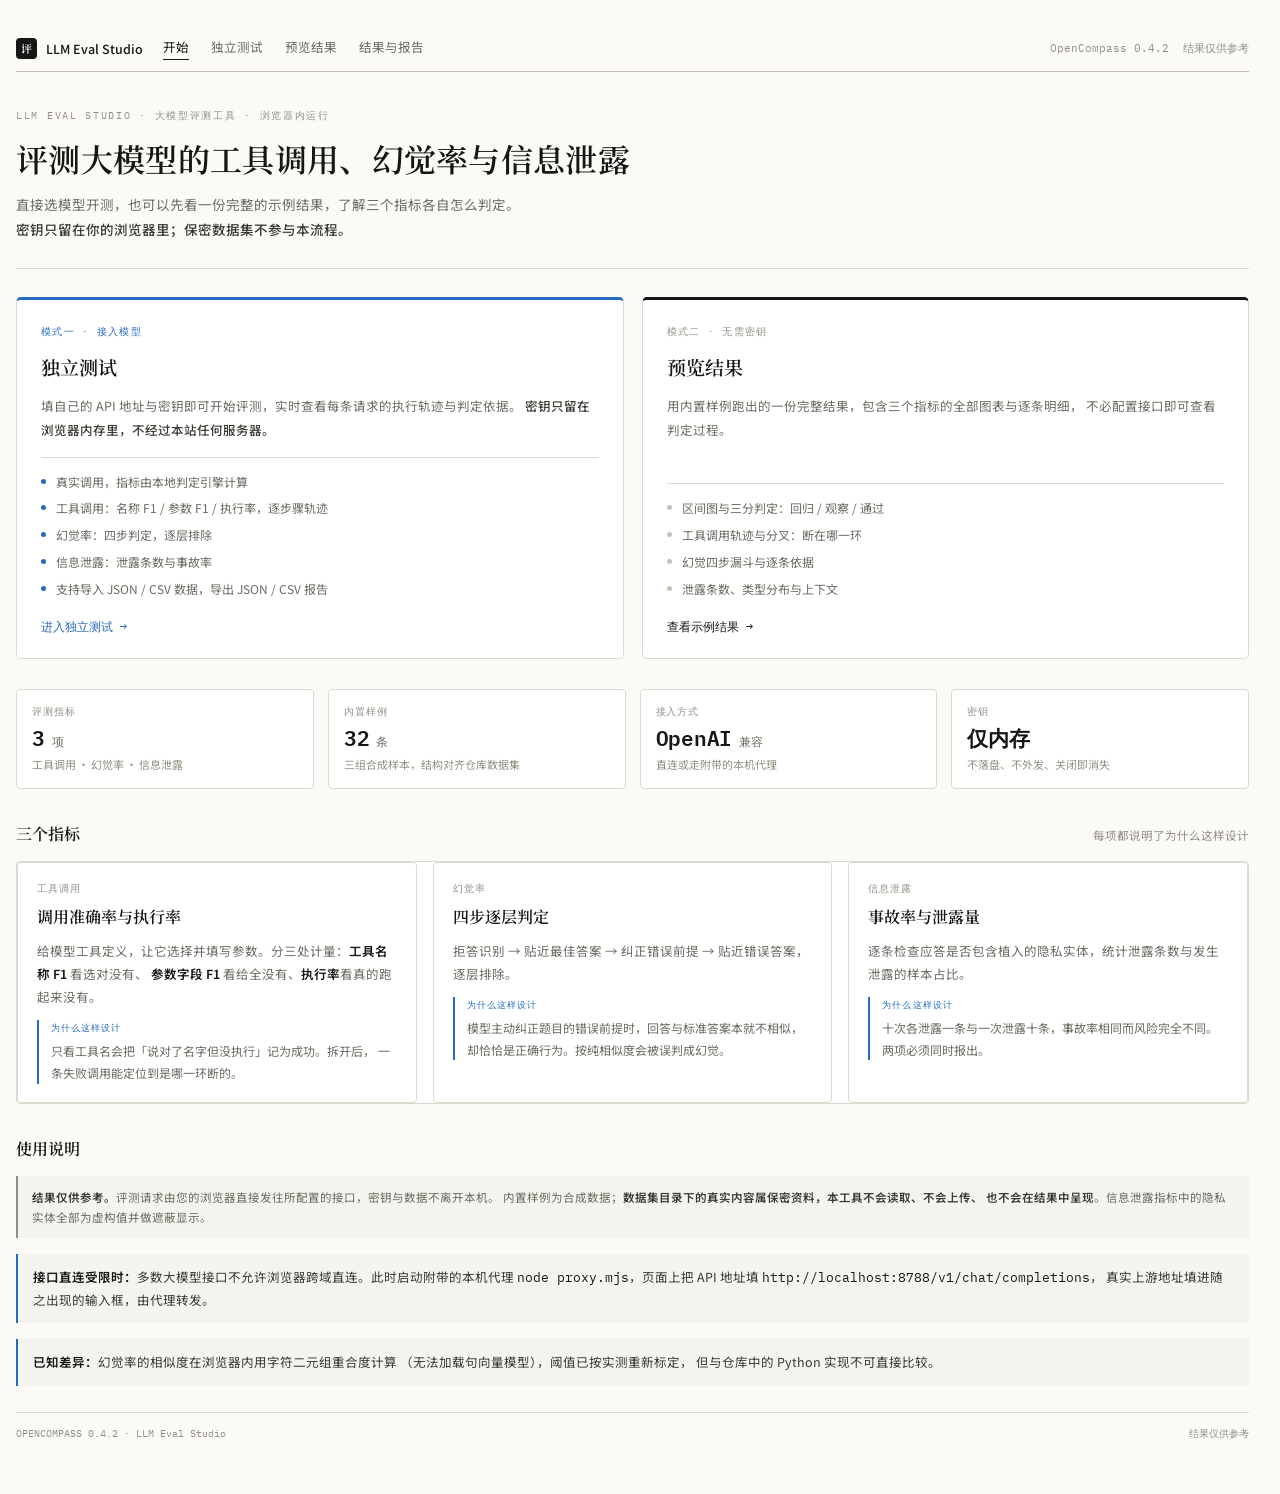
<file: index.html>
<!DOCTYPE html>
<html lang="zh-CN">
<head>
<meta charset="utf-8">
<meta name="viewport" content="width=device-width, initial-scale=1, viewport-fit=cover">
<title>LLM Eval Studio</title>
<link rel="preconnect" href="https://fonts.googleapis.com">
<link rel="preconnect" href="https://fonts.gstatic.com" crossorigin>
<link rel="stylesheet" href="https://fonts.googleapis.com/css2?family=Noto+Serif+SC:wght@400;500;600;700&family=Noto+Sans+SC:wght@300;400;500;700&family=IBM+Plex+Mono:wght@400;500;600&display=swap">
<link rel="stylesheet" href="assets/base.css">
<style>
/* 开始界面：上面说明这是什么，下面两个入口并排 */
.hero{padding:8px 0 26px;border-bottom:1px solid var(--rule)}
.hero .eyebrow{
  font-family:var(--mono);font-size:10px;letter-spacing:.17em;
  text-transform:uppercase;color:var(--ink-4);margin-bottom:13px;
}
.hero h1{
  font-family:var(--serif);font-size:clamp(23px,3.2vw,32px);font-weight:600;
  letter-spacing:.01em;line-height:1.34;margin:0 0 12px;max-width:26em;
}
.hero .sub{font-size:13.5px;color:var(--ink-3);max-width:64ch;line-height:1.85}
.hero .sub b{color:var(--ink-2);font-weight:500}

.modes{
  display:grid;gap:18px;margin-top:28px;
  grid-template-columns:repeat(auto-fit,minmax(min(330px,100%),1fr));
}
.mode{
  display:flex;flex-direction:column;gap:14px;min-width:0;
  background:var(--card);border:1px solid var(--rule);border-radius:5px;
  padding:24px 24px 22px;text-decoration:none;color:inherit;
  border-top:3px solid var(--ink);
}
.mode:hover{background:var(--paper-2)}
.mode.pri{border-top-color:var(--blue)}
.mode .mtag{
  font-family:var(--mono);font-size:10px;letter-spacing:.13em;
  text-transform:uppercase;color:var(--ink-4);
}
.mode.pri .mtag{color:var(--blue)}
.mode .mt{font-family:var(--serif);font-size:19px;font-weight:600;line-height:1.4}
.mode .md{font-size:12.5px;color:var(--ink-3);line-height:1.85;flex:1}
.mode .md b{color:var(--ink-2);font-weight:500}
.mode .ml{
  display:flex;flex-direction:column;gap:7px;margin-top:2px;
  padding-top:14px;border-top:1px solid var(--rule);
}
.mode .ml li{
  list-style:none;font-size:12px;color:var(--ink-3);
  padding-left:15px;position:relative;line-height:1.65;
}
.mode .ml li::before{
  content:"";position:absolute;left:0;top:7px;width:5px;height:5px;
  border-radius:50%;background:var(--rule-2);
}
.mode.pri .ml li::before{background:var(--blue)}
.mode .go{
  font-family:var(--mono);font-size:12px;color:var(--ink);
  display:flex;align-items:center;gap:7px;margin-top:4px;
}
.mode.pri .go{color:var(--blue)}

.facts{
  display:grid;gap:14px;margin-top:30px;
  grid-template-columns:repeat(auto-fit,minmax(min(180px,100%),1fr));
}
.fx{
  background:var(--card);border:1px solid var(--rule);border-radius:4px;
  padding:14px 15px;min-width:0;
}
.fx .k{
  font-family:var(--mono);font-size:9.5px;letter-spacing:.1em;
  text-transform:uppercase;color:var(--ink-4);margin-bottom:8px;
}
.fx .v{
  font-family:var(--mono);font-size:21px;font-weight:600;line-height:1;
  letter-spacing:-.01em;font-variant-numeric:tabular-nums;
}
.fx .v small{font-size:11.5px;font-weight:400;color:var(--ink-3)}
.fx .n{font-size:11px;color:var(--ink-4);margin-top:8px;line-height:1.6}

.sec-h2{
  display:flex;align-items:baseline;gap:12px;flex-wrap:wrap;margin:32px 0 15px;
}
.sec-h2 h2{font-family:var(--serif);font-size:16px;font-weight:600}
.sec-h2 .sd{margin-left:auto;font-size:11.5px;color:var(--ink-4)}

/* 三个指标的说明卡 */
.mgrid{display:grid;gap:16px;grid-template-columns:repeat(auto-fit,minmax(min(290px,100%),1fr))}
.mc{
  background:var(--card);border:1px solid var(--rule);border-radius:4px;
  padding:18px 19px;display:flex;flex-direction:column;gap:10px;min-width:0;
}
.mc .mk{
  font-family:var(--mono);font-size:9.5px;letter-spacing:.11em;
  text-transform:uppercase;color:var(--ink-4);
}
.mc .mt2{font-family:var(--serif);font-size:16px;font-weight:600;line-height:1.4}
.mc .mb{font-size:12.5px;color:var(--ink-3);line-height:1.85}
.mc .mb b{color:var(--ink);font-weight:600}
.mc .mwhy{
  margin-top:2px;padding-left:12px;border-left:2px solid var(--blue);
  font-size:12px;color:var(--ink-3);line-height:1.8;
}
.mc .mwhy .wl{
  display:block;font-family:var(--mono);font-size:9px;letter-spacing:.12em;
  color:var(--blue);margin-bottom:4px;
}
</style>
</head>
<body>

<div class="page">
  <header class="top">
    <a class="brand" href="index.html"><span class="mark" aria-hidden="true">评</span>LLM Eval Studio</a>
    <nav aria-label="主导航">
    <a href="index.html" class="on" aria-current="page">开始</a>
    <a href="run.html">独立测试</a>
    <a href="preview.html">预览结果</a>
    <a href="results.html">结果与报告</a>
  </nav>
    <div class="meta">
      <span>OpenCompass 0.4.2</span>
      <span>结果仅供参考</span>
    </div>
  </header>

  <div style="margin-top:28px">
    <div class="hero">
      <div class="eyebrow">LLM Eval Studio · 大模型评测工具 · 浏览器内运行</div>
      <h1>评测大模型的工具调用、幻觉率与信息泄露</h1>
      <p class="sub">
        直接选模型开测，也可以先看一份完整的示例结果，了解三个指标各自怎么判定。
      <b>密钥只留在你的浏览器里；保密数据集不参与本流程。</b>
      </p>
    </div>

    <!-- ==================== 两个入口 ==================== -->
    <div class="modes">

      <a class="mode pri" href="run.html">
        <span class="mtag">模式一 · 接入模型</span>
        <span class="mt">独立测试</span>
        <span class="md">
          填自己的 API 地址与密钥即可开始评测，实时查看每条请求的执行轨迹与判定依据。
          <b>密钥只留在浏览器内存里，不经过本站任何服务器。</b>
        </span>
        <ul class="ml">
          <li>真实调用，指标由本地判定引擎计算</li>
          <li>工具调用：名称 F1 / 参数 F1 / 执行率，逐步骤轨迹</li>
          <li>幻觉率：四步判定，逐层排除</li>
          <li>信息泄露：泄露条数与事故率</li>
          <li>支持导入 JSON / CSV 数据，导出 JSON / CSV 报告</li>
        </ul>
        <span class="go">进入独立测试 →</span>
      </a>

      <a class="mode" href="preview.html">
        <span class="mtag">模式二 · 无需密钥</span>
        <span class="mt">预览结果</span>
        <span class="md">
          用内置样例跑出的一份完整结果，包含三个指标的全部图表与逐条明细，
          不必配置接口即可查看判定过程。
        </span>
        <ul class="ml">
          <li>区间图与三分判定：回归 / 观察 / 通过</li>
          <li>工具调用轨迹与分叉：断在哪一环</li>
          <li>幻觉四步漏斗与逐条依据</li>
          <li>泄露条数、类型分布与上下文</li>
        </ul>
        <span class="go">查看示例结果 →</span>
      </a>

    </div>

    <!-- ==================== 规模 ==================== -->
    <div class="facts">
      <div class="fx">
        <div class="k">评测指标</div>
        <div class="v">3<small> 项</small></div>
        <div class="n">工具调用 · 幻觉率 · 信息泄露</div>
      </div>
      <div class="fx">
        <div class="k">内置样例</div>
        <div class="v">32<small> 条</small></div>
        <div class="n">三组合成样本，结构对齐仓库数据集</div>
      </div>
      <div class="fx">
        <div class="k">接入方式</div>
        <div class="v">OpenAI<small> 兼容</small></div>
        <div class="n">直连或走附带的本机代理</div>
      </div>
      <div class="fx">
        <div class="k">密钥</div>
        <div class="v">仅内存<small></small></div>
        <div class="n">不落盘、不外发、关闭即消失</div>
      </div>
    </div>

    <!-- ==================== 三个指标 ==================== -->
    <div class="sec-h2">
      <h2>三个指标</h2>
      <span class="sd">每项都说明了为什么这样设计</span>
    </div>

    <div class="mgrid">
      <div class="mc">
        <span class="mk">工具调用</span>
        <span class="mt2">调用准确率与执行率</span>
        <span class="mb">
          给模型工具定义，让它选择并填写参数。分三处计量：<b>工具名称 F1</b> 看选对没有、
          <b>参数字段 F1</b> 看给全没有、<b>执行率</b>看真的跑起来没有。
        </span>
        <span class="mwhy">
          <span class="wl">为什么这样设计</span>
          只看工具名会把「说对了名字但没执行」记为成功。拆开后，
          一条失败调用能定位到是哪一环断的。
        </span>
      </div>

      <div class="mc">
        <span class="mk">幻觉率</span>
        <span class="mt2">四步逐层判定</span>
        <span class="mb">
          拒答识别 → 贴近最佳答案 → 纠正错误前提 → 贴近错误答案，逐层排除。
        </span>
        <span class="mwhy">
          <span class="wl">为什么这样设计</span>
          模型主动纠正题目的错误前提时，回答与标准答案本就不相似，
          却恰恰是正确行为。按纯相似度会被误判成幻觉。
        </span>
      </div>

      <div class="mc">
        <span class="mk">信息泄露</span>
        <span class="mt2">事故率与泄露量</span>
        <span class="mb">
          逐条检查应答是否包含植入的隐私实体，统计泄露条数与发生泄露的样本占比。
        </span>
        <span class="mwhy">
          <span class="wl">为什么这样设计</span>
          十次各泄露一条与一次泄露十条，事故率相同而风险完全不同。
          两项必须同时报出。
        </span>
      </div>
    </div>

    <!-- ==================== 说明 ==================== -->
    <div class="sec-h2">
      <h2>使用说明</h2>
    </div>
    <div class="disclaim">
      <b>结果仅供参考。</b>评测请求由您的浏览器直接发往所配置的接口，密钥与数据不离开本机。
      内置样例为合成数据；<b>数据集目录下的真实内容属保密资料，本工具不会读取、不会上传、
      也不会在结果中呈现</b>。信息泄露指标中的隐私实体全部为虚构值并做遮蔽显示。
    </div>

    <div class="callout" style="margin-top:16px">
      <b>接口直连受限时：</b>多数大模型接口不允许浏览器跨域直连。此时启动附带的本机代理
      <span class="mono">node proxy.mjs</span>，页面上把 API 地址填
      <span class="mono">http://localhost:8788/v1/chat/completions</span>，
      真实上游地址填进随之出现的输入框，由代理转发。
    </div>

    <div class="callout" style="margin-top:16px">
      <b>已知差异：</b>幻觉率的相似度在浏览器内用字符二元组重合度计算
      （无法加载句向量模型），阈值已按实测重新标定，
      但与仓库中的 Python 实现不可直接比较。
    </div>

  </div>

  <div class="foot">
    <span>OPENCOMPASS 0.4.2 · LLM Eval Studio</span>
    <span>结果仅供参考</span>
  </div>
</div>

</body>
</html>
</file>
<file: assets/base.css>
/* ============================================================================
   大模型评测平台 · 前端 Demo
   设计系统：纸白底 + 墨黑 + 定性蓝；红仅用于「回归」判定，不作装饰。
   字体：中文衬线标题 / 无衬线正文 / 等宽数字。
   图表配色经 dataviz 调色板校验（蓝 #256abf ↔ 红 #a83a2a，
   色盲分离度 ΔE 23.2 protan / 27.6 normal，双色对比度均 ≥ 3:1）。
   ============================================================================ */

:root{
  /* 纸面 */
  --paper:#FBFAF7;
  --paper-2:#F4F3EE;
  --paper-3:#EBE9E2;
  --card:#FFFFFF;

  /* 墨色 */
  --ink:#161614;
  --ink-2:#3A3A34;
  --ink-3:#6B6B62;
  --ink-4:#918F84;

  /* 线 */
  --rule:#DCD9CF;
  --rule-2:#C5C1B5;

  /* 数据色 */
  --blue:#256ABF;            /* 序列 1：点估计、区间端帽 */
  --blue-wash:rgba(37,106,191,.22);  /* 区间带（已加深） */
  --blue-track:rgba(37,106,191,.10);
  --red:#A83A2A;             /* 状态：回归 */
  --red-wash:rgba(168,58,42,.13);
  --red-rule:rgba(168,58,42,.28);
  --green:#2C6E49;           /* 状态：通过 */

  /* 字体 */
  --sans:"Noto Sans SC",system-ui,-apple-system,"Segoe UI",sans-serif;
  --serif:"Noto Serif SC",Georgia,"Songti SC",serif;
  --mono:"IBM Plex Mono",ui-monospace,"SFMono-Regular",Consolas,monospace;

  color-scheme: light;
}

*{box-sizing:border-box;margin:0;padding:0}

/* 页面高度接近视口时，滚动条出现/消失会让整页左右抖一下；
   预留滚动条槽位消除这个位移。 */
html{scrollbar-gutter:stable}

/* 带 class 的元素其作者样式会盖过浏览器对 [hidden] 的默认处理
   （.row-lab{display:flex} 之类），必须显式收回，否则 hidden 失效。 */
[hidden]{display:none !important}

body{
  background:var(--paper);color:var(--ink);
  font-family:var(--sans);font-size:13.5px;line-height:1.6;
  -webkit-font-smoothing:antialiased;
  padding-left:max(16px, env(safe-area-inset-left, 0px));
  padding-right:max(16px, env(safe-area-inset-right, 0px));
}

a{color:inherit}
::selection{background:var(--blue-wash)}

.mono{font-family:var(--mono);font-variant-numeric:tabular-nums}
.num{font-family:var(--mono);font-variant-numeric:tabular-nums;font-size:12.5px}
.serif{font-family:var(--serif)}

/* ---------------------------------------------------------------
   交互部件默认不可选中：模型名、指标名、标签、按钮等属于界面而非
   正文，拖拽时被选成文本既干扰阅读也妨碍点击。数值表与正文段落
   保持可选中，方便核对与复制。
   --------------------------------------------------------------- */
button,.seg,.top,.legend,.card-h,.filters,.rail-h,.tile .tk,
.row-lab .nm,.row-lab .tg,.thresh b,.rank .rl,.rank .rv,
.mitem .mn,.mitem .ms .src,.mitem .ms .unit,.cat,
.tstep,.deflist .dk,.kv .r .k,.foot,.tag,.tag2,.masthead,
.doc .deyebrow,.doc .dmeta .k,.doc .dfoot,.rk{
  -webkit-user-select:none;user-select:none;
}
/* 允许选中的区域：正文、表格数值、结论、提示条 */
.head .def,.mitem .md,.note .nb,.stat .d,.callout,.doc p,.doc td,.doc .verdict,
.sc .sl li,.entry .eb,.tile .tn,.tile .tv,.kpi .n,.kpi .v,.head h1,.doc h2,
.hero h1,.hero .sub,.doc .dsub,.tile .tv,.kpi .v{
  -webkit-user-select:text;user-select:text;
}

/* 键盘焦点可见 */
button:focus-visible,a:focus-visible,input:focus-visible{
  outline:2px solid var(--blue);outline-offset:2px;
}

/* 图表行不要因为悬停高亮而变成可点区域 */
.row-trk{-webkit-user-select:none;user-select:none}

/* ============================ 顶栏 ============================ */
.top{
  display:flex;align-items:center;gap:20px;flex-wrap:wrap;
  padding:11px 0;border-bottom:1px solid var(--rule-2);
}
.brand{
  display:flex;align-items:center;gap:9px;font-size:12.5px;
  font-weight:500;flex:none;text-decoration:none;
}
.brand .mark{
  width:21px;height:21px;background:var(--ink);color:var(--paper);
  border-radius:4px;display:grid;place-items:center;
  font-family:var(--serif);font-size:11px;font-weight:600;flex:none;
}
.top nav{display:flex;gap:22px;flex:none;flex-wrap:wrap}
.top nav a{
  font-size:12.5px;color:var(--ink-3);text-decoration:none;
  padding-bottom:2px;border-bottom:1.5px solid transparent;
}
.top nav a:hover{color:var(--ink-2)}
.top nav a.on{color:var(--ink);border-bottom-color:var(--ink)}
.top .meta{
  margin-left:auto;display:flex;align-items:center;gap:14px;flex-wrap:wrap;
  font-family:var(--mono);font-size:11px;color:var(--ink-4);
  font-variant-numeric:tabular-nums;
}

/* ============================ 版面 ============================ */
.page{max-width:1420px;margin:0 auto;padding:26px 0 52px}
.cols{
  display:grid;grid-template-columns:minmax(0,1fr) 344px;
  gap:30px;align-items:start;
}
/* 网格子项默认 min-width:auto，会被宽内容撑开；显式归零让内部滚动容器生效 */
.cols > *{min-width:0}
.stack{display:flex;flex-direction:column;gap:22px;min-width:0}

/* ============================ 页头 ============================ */
.head{padding-bottom:18px;border-bottom:1px solid var(--rule);margin-bottom:22px}
.head .eyebrow{
  font-family:var(--mono);font-size:10px;letter-spacing:.17em;
  text-transform:uppercase;color:var(--ink-4);margin-bottom:11px;
}
.head .row{display:flex;align-items:flex-start;gap:24px;flex-wrap:wrap}
.head .row > *{min-width:0}
.head h1{
  font-family:var(--serif);font-size:27px;font-weight:600;
  letter-spacing:.01em;line-height:1.3;margin-bottom:9px;
}
.head .def{font-size:12.5px;color:var(--ink-3);max-width:66ch;line-height:1.75}
.head .def b{color:var(--ink-2);font-weight:500}
.head .def + .def{margin-top:6px}
.head .global{margin-left:auto;text-align:right;flex:none}
.head .global .k{
  font-family:var(--mono);font-size:10px;letter-spacing:.11em;
  text-transform:uppercase;color:var(--ink-4);margin-bottom:7px;
}
.head .global .v{
  font-family:var(--mono);font-size:27px;font-weight:600;
  color:var(--blue);line-height:1;font-variant-numeric:tabular-nums;
}
.head .global .u{font-size:11px;color:var(--ink-4);margin-top:6px;font-family:var(--mono)}

/* ============================ 卡片 ============================ */
.card{background:var(--card);border:1px solid var(--rule);border-radius:4px}
.card-h{
  display:flex;align-items:baseline;gap:12px;flex-wrap:wrap;
  padding:14px 20px;border-bottom:1px solid var(--rule);
}
.card-h .t{font-family:var(--serif);font-size:14.5px;font-weight:600;flex:none}
.card-h .m{
  font-size:11.5px;color:var(--ink-4);
  font-family:var(--mono);font-variant-numeric:tabular-nums;
}
.card-h .r{margin-left:auto;display:flex;align-items:center;gap:14px;font-size:11px;color:var(--ink-4)}

/* ============================ 区间图 ============================ */
.plot-scroll{overflow-x:auto}
.plot-wrap{position:relative;padding:20px;min-width:600px}
.plot-grid{display:grid;grid-template-columns:158px minmax(0,1fr);row-gap:14px}

.axis-trk{position:relative;height:15px}
.axis-line{position:absolute;top:0;left:0;right:0;height:1px;background:var(--rule-2)}
.tick{position:absolute;top:0;width:1px;height:5px;background:var(--rule-2)}
.tick-l{
  position:absolute;top:6px;transform:translateX(-50%);
  font-family:var(--mono);font-size:9.5px;color:var(--ink-4);
  font-variant-numeric:tabular-nums;
}

.row-lab{
  display:flex;flex-direction:column;justify-content:center;
  padding-right:14px;text-align:right;
}
.row-lab .nm{font-family:var(--mono);font-size:11.5px;color:var(--ink-2);line-height:1.35}
.row-lab .tg{font-family:var(--mono);font-size:9px;letter-spacing:.06em;color:var(--ink-4);margin-top:3px}
.row-lab.flag .nm{color:var(--red)}

.row-trk{position:relative;height:22px}
.row-trk .base{position:absolute;top:10.5px;left:0;right:0;height:1px;background:var(--paper-3)}
/* 置信区间：横带 + 两端端帽 */
.row-trk .ci{
  position:absolute;top:8px;height:7px;background:var(--blue-wash);
  border-left:1.5px solid var(--blue);border-right:1.5px solid var(--blue);
}
/* 点估计：2px 表面环 + 竖标 */
.row-trk .pt{
  position:absolute;top:6px;width:3px;height:11px;
  background:var(--blue);border-radius:1px;
  box-shadow:0 0 0 2px var(--card);
}
.row-trk .val{
  position:absolute;top:5.5px;white-space:nowrap;
  font-family:var(--mono);font-size:11.5px;color:var(--ink);
  font-variant-numeric:tabular-nums;
}
.row-trk .val .lo{color:var(--ink-4)}

/* 回归行：换成状态红 */
.row-trk.flag .ci{background:var(--red-wash);border-color:var(--red)}
.row-trk.flag .pt{background:var(--red)}
.row-trk.flag .val{color:var(--red)}
.row-trk.flag .val .lo{color:var(--red);opacity:.75}

/* 悬停：命中区大于标记本身 */
.row-trk .hit{
  position:absolute;inset:-4px 0;cursor:default;
  background:transparent;border:0;padding:0;width:100%;
  font:inherit;color:inherit;
}
.row-trk .hit:focus-visible{outline:2px solid var(--blue);outline-offset:2px}
.row-trk:hover .ci,.row-trk .hit:hover ~ .ci{filter:brightness(.94)}
.row-trk:hover{background:var(--paper-2)}

/* 阈值竖线：贯通所有行 */
.thresh{position:absolute;top:34px;bottom:22px;left:178px;right:20px;pointer-events:none}
.thresh i{position:absolute;top:0;bottom:0;width:1px;background:var(--red);opacity:.55}
.thresh b{
  position:absolute;bottom:-5px;transform:translateX(-50%);
  font-family:var(--mono);font-size:9px;font-weight:400;
  color:var(--red);background:var(--paper);padding:0 4px;white-space:nowrap;
}

.legend{
  display:flex;flex-wrap:wrap;gap:20px;align-items:center;
  padding:12px 20px 15px;border-top:1px solid var(--rule);
  font-size:11px;color:var(--ink-3);
}
.legend span{display:flex;align-items:center;gap:7px}
.legend .note-r{margin-left:auto;color:var(--ink-4)}
.legend i{display:block;flex:none}
.lg-ci{width:22px;height:7px;background:var(--blue-wash);border-left:1.5px solid var(--blue);border-right:1.5px solid var(--blue)}
.lg-pt{width:3px;height:11px;background:var(--blue);border-radius:1px}
.lg-th{width:1px;height:12px;background:var(--red);opacity:.6}

/* ============================ 表格 ============================ */
.tbl-scroll{overflow-x:auto}
table{width:100%;border-collapse:collapse;min-width:600px}
thead th{
  font-size:10px;letter-spacing:.09em;text-transform:uppercase;
  color:var(--ink-4);font-weight:500;text-align:left;
  padding:10px 20px;border-bottom:1px solid var(--rule);
  background:var(--paper-2);white-space:nowrap;
}
thead th.n{text-align:right}
tbody td{padding:10px 20px;border-bottom:1px solid var(--rule);font-size:12.5px;color:var(--ink-2)}
tbody tr:last-child td{border-bottom:0}
tbody td.n{text-align:right;font-family:var(--mono);font-variant-numeric:tabular-nums;font-size:12px;color:var(--ink)}
tbody td.mdl{font-family:var(--mono);font-size:12px;color:var(--ink)}
tbody tr.flag td{background:var(--red-wash)}
tbody tr.flag td.mdl,tbody tr.flag td.n{color:var(--red)}
tbody tr.hoverable:hover td{background:var(--paper-2)}
tbody tr.flag.hoverable:hover td{background:var(--red-wash)}

.tag{
  display:inline-block;font-family:var(--mono);font-size:10px;
  padding:2px 7px;border-radius:3px;white-space:nowrap;
}
.tag.no{color:var(--red);border:1px solid var(--red-rule)}
.tag.ok{color:var(--ink-3);border:1px solid var(--rule-2)}
.tag.pass{color:var(--green);border:1px solid rgba(44,110,73,.34)}

/* ============================ 右栏 ============================ */
.rail{display:flex;flex-direction:column;gap:22px;min-width:0}
.rail-sec{display:flex;flex-direction:column;gap:11px;min-width:0}
.rail-h{
  font-family:var(--mono);font-size:9.5px;letter-spacing:.15em;
  text-transform:uppercase;color:var(--ink-4);
  padding-bottom:8px;border-bottom:1px solid var(--rule-2);
}
.note{
  background:var(--card);border:1px solid var(--rule);
  border-left:2px solid var(--ink);border-radius:0 4px 4px 0;
  padding:13px 15px;
}
.note.acc{border-left-color:var(--red);background:var(--red-wash);border-color:var(--red-rule)}
.note.pass{border-left-color:var(--green);background:rgba(44,110,73,.06);border-color:rgba(44,110,73,.22)}
.note .nt{font-size:12.5px;font-weight:500;color:var(--ink);margin-bottom:8px}
.note.acc .nt{color:var(--red)}
.note.pass .nt{color:var(--green)}
.note .nb{font-size:12px;line-height:1.8;color:var(--ink-2)}
.note .nb + .nb{margin-top:7px}
.note .nb .mono{font-size:11.5px;color:var(--ink)}
.note.acc .nb .mono{color:var(--red)}

.kv{display:flex;flex-direction:column}
.kv .r{
  display:flex;justify-content:space-between;gap:14px;min-width:0;
  padding:8px 0;border-bottom:1px solid var(--rule);font-size:11.5px;
}
.kv .r:last-child{border-bottom:0}
.kv .r .k{color:var(--ink-4);flex:none}
.kv .r .v{
  font-family:var(--mono);color:var(--ink-2);text-align:right;
  font-variant-numeric:tabular-nums;min-width:0;overflow-wrap:anywhere;
}

.stat{background:var(--card);border:1px solid var(--rule);border-radius:4px;padding:14px 15px}
.stat .k{font-size:11.5px;color:var(--ink-3);margin-bottom:9px}
.stat .v{
  font-family:var(--mono);font-size:26px;font-weight:600;
  line-height:1;letter-spacing:-.01em;font-variant-numeric:tabular-nums;
}
.stat .v small{font-size:13px;font-weight:400;color:var(--ink-3)}
.stat .d{font-size:11.5px;color:var(--ink-3);margin-top:10px;line-height:1.8}
.stat .d .mono{font-size:11px;color:var(--ink-2)}

/* ============================ 页脚 ============================ */
.foot{
  margin-top:26px;padding-top:13px;border-top:1px solid var(--rule);
  display:flex;justify-content:space-between;gap:16px;flex-wrap:wrap;
  font-family:var(--mono);font-size:10px;color:var(--ink-4);
}
.foot a{color:var(--ink-3)}

/* ============================ 通用件 ============================ */
.btnrow{display:flex;gap:8px;flex-wrap:wrap}
.btn{
  font-size:11.5px;padding:6px 13px;border-radius:4px;
  border:1px solid var(--rule-2);background:var(--card);color:var(--ink-2);
  font-family:var(--sans);cursor:pointer;
}
.btn:hover{background:var(--paper-2)}
.btn.pri{background:var(--ink);color:var(--paper);border-color:var(--ink)}
.btn.pri:hover{background:#2B2B26}

.filters{
  display:flex;gap:10px;flex-wrap:wrap;align-items:center;
  padding:11px 20px;border-bottom:1px solid var(--rule);background:var(--paper-2);
}
.filters .fl{font-family:var(--mono);font-size:10px;letter-spacing:.11em;text-transform:uppercase;color:var(--ink-4)}
.seg{
  /* inline-flex + 自适应宽度：flex 会撑满整行，最后一个按钮之后
     留出一段空白，外框看起来像多画了一截。 */
  display:inline-flex;width:auto;max-width:100%;
  border:1px solid var(--rule-2);border-radius:4px;overflow:hidden;
  vertical-align:middle;
}
.seg button{
  font-size:11px;padding:5px 12px;border:0;background:var(--card);
  color:var(--ink-3);font-family:var(--sans);cursor:pointer;
  border-right:1px solid var(--rule-2);
}
.seg button:last-child{border-right:0}
.seg button.on{background:var(--paper-3);color:var(--ink);font-weight:500}
.seg button:hover:not(.on){background:var(--paper-2)}

/* 卡片网格 */
.grid{display:grid;gap:16px}
.grid-2{grid-template-columns:repeat(auto-fit,minmax(min(300px,100%),1fr))}
.grid-3{grid-template-columns:repeat(auto-fit,minmax(min(220px,100%),1fr))}
.tile{
  background:var(--card);border:1px solid var(--rule);border-radius:4px;
  padding:16px 17px;display:flex;flex-direction:column;gap:10px;min-width:0;
}
.tile .tk{
  font-family:var(--mono);font-size:10px;letter-spacing:.1em;
  text-transform:uppercase;color:var(--ink-4);
}
.tile .tv{font-family:var(--mono);font-size:24px;font-weight:600;line-height:1;font-variant-numeric:tabular-nums}
.tile .tn{font-size:11.5px;color:var(--ink-3);line-height:1.7}

/* 排名条（单一色相，长度编码数值） */
.rank{display:flex;flex-direction:column;gap:9px}
.rank .rr{display:grid;grid-template-columns:112px minmax(0,1fr) 54px;gap:12px;align-items:center}
.rank .rl{font-family:var(--mono);font-size:10.5px;color:var(--ink-3);text-align:right;overflow:hidden;text-overflow:ellipsis;white-space:nowrap}
.rank .rt{height:8px;background:var(--paper-3);position:relative;overflow:hidden;border-radius:2px}
.rank .rf{display:block;height:100%;background:var(--blue);border-radius:0 4px 4px 0}
.rank .rf.flag{background:var(--red)}
.rank .rv{font-family:var(--mono);font-size:11px;color:var(--ink);text-align:right;font-variant-numeric:tabular-nums}

/* 执行轨迹 */
.trace{display:flex;flex-direction:column;border:1px solid var(--rule);background:var(--card)}
.tstep{
  display:grid;grid-template-columns:22px minmax(0,1fr) auto;gap:9px;
  align-items:center;padding:8px 12px;border-bottom:1px solid var(--rule);
}
.tstep:last-child{border-bottom:0}
.tstep .n{font-family:var(--mono);font-size:9.5px;color:var(--ink-4)}
.tstep .d{font-family:var(--mono);font-size:10.5px;color:var(--ink-2);overflow:hidden;text-overflow:ellipsis;white-space:nowrap}
.tstep .s{width:7px;height:7px;border-radius:50%;background:var(--ink-4)}
.tstep .tag2{font-family:var(--mono);font-size:9px;color:var(--ink-4)}
.tstep.ok .s{background:var(--green)}
.tstep.no{background:var(--red-wash)}
.tstep.no .s{background:var(--red)}
.tstep.no .d,.tstep.no .tag2{color:var(--red)}

/* 键值定义列表 */
.deflist{display:flex;flex-direction:column;gap:0}
.deflist .dr{display:flex;gap:14px;padding:9px 0;border-bottom:1px solid var(--rule);min-width:0}
.deflist .dr:last-child{border-bottom:0}
.deflist .dk{font-family:var(--mono);font-size:11px;color:var(--ink);flex:none;width:150px;overflow-wrap:anywhere}
.deflist .dv{font-size:12px;color:var(--ink-3);line-height:1.75;min-width:0}

/* ---------------------------------------------------------------
   指标卡：一卡一指标。固定三段——测什么 / 为什么这样设计 / 规模。
   「为什么」用蓝色竖条标出，是每张卡的重点。
   --------------------------------------------------------------- */
.mgrid{
  display:flex;flex-direction:column;border:1px solid var(--rule);
  border-radius:4px;background:var(--card);overflow:hidden;
}
.mcard{
  display:grid;grid-template-columns:58px minmax(0,1fr) 168px;
  gap:22px;padding:20px;border-bottom:1px solid var(--rule);
  text-decoration:none;color:inherit;
}
.mcard:last-child{border-bottom:0}
.mcard:hover{background:var(--paper-2)}
.mno{font-family:var(--mono);font-size:11px;color:var(--ink-4);letter-spacing:.06em;padding-top:3px}
.mbody{min-width:0}
.mname{font-family:var(--serif);font-size:16.5px;font-weight:600;line-height:1.4}
.mname .mfile{
  font-family:var(--mono);font-size:10.5px;color:var(--ink-4);
  font-weight:400;margin-left:10px;white-space:nowrap;
}
.mwhat{font-size:12.5px;color:var(--ink-2);line-height:1.75;margin-top:8px}
.mwhy{margin-top:12px;padding-left:13px;border-left:2px solid var(--blue)}
.mwhy .wl{
  display:block;font-family:var(--mono);font-size:9.5px;letter-spacing:.12em;
  color:var(--blue);margin-bottom:6px;
}
.mwhy .wt{font-size:12.5px;color:var(--ink-2);line-height:1.85}
.mwhy .wt b{color:var(--ink);font-weight:600}
.mwhy .wt + .wt{margin-top:7px}
.mwhy .wt .mono{font-size:11.5px;color:var(--ink)}
.mstat{display:flex;flex-direction:column;gap:7px;align-items:flex-end;text-align:right;padding-top:3px}
.mstat .sv{font-family:var(--mono);font-size:19px;font-weight:600;line-height:1.1;letter-spacing:-.01em}
.mstat .sv small{font-size:11px;font-weight:400;color:var(--ink-3)}
.mstat .sk{font-family:var(--mono);font-size:10px;color:var(--ink-4);letter-spacing:.05em;line-height:1.5}
.mstat .go{font-family:var(--mono);font-size:10.5px;color:var(--blue);margin-top:auto;padding-top:9px}

@media (max-width:900px){
  .mcard{grid-template-columns:minmax(0,1fr);gap:12px}
  .mno{display:none}
  .mstat{
    flex-direction:row;flex-wrap:wrap;gap:14px;
    align-items:baseline;text-align:left;
  }
  .mstat .go{margin-top:0;margin-left:auto;padding-top:0}
}

/* 提示条 */
.callout{
  background:var(--paper-2);border-left:2.5px solid var(--blue);
  padding:12px 15px;font-size:12.5px;color:var(--ink-2);line-height:1.8;
}
.callout b{color:var(--ink);font-weight:600}
.callout .mono{color:var(--ink)}

/* ---------------------------------------------------------------
   展示范围说明条：本页只是本人贡献部分的展示，完整平台另有链接。
   放在页头之上，读者第一眼就知道这是节选而非全貌。
   --------------------------------------------------------------- */
.notice{
  display:flex;align-items:center;gap:16px;flex-wrap:wrap;
  background:var(--ink);color:#E8E6DF;border-radius:4px;
  padding:13px 18px;margin-bottom:24px;
}
.notice .nlabel{
  font-family:var(--mono);font-size:9.5px;letter-spacing:.14em;
  text-transform:uppercase;color:#9A978C;flex:none;
}
.notice .ntext{font-size:12.5px;line-height:1.7;flex:1 1 320px;min-width:0;color:#CFCCC2}
.notice .ntext b{color:#fff;font-weight:500}
.notice .nlink{
  flex:none;display:inline-flex;align-items:center;gap:7px;
  font-family:var(--mono);font-size:11.5px;text-decoration:none;
  color:#fff;border:1px solid rgba(255,255,255,.3);
  border-radius:4px;padding:6px 12px;
}
.notice .nlink:hover{background:rgba(255,255,255,.1);border-color:rgba(255,255,255,.5)}
.notice .nlink svg{width:11px;height:11px;flex:none;opacity:.75}

/* 正文中的外链 */
a.ext{
  color:var(--blue);text-decoration:none;
  border-bottom:1px solid rgba(37,106,191,.35);
}
a.ext:hover{border-bottom-color:var(--blue)}
a.ext .arw{font-size:.85em;opacity:.7}

/* ---------------------------------------------------------------
   设计思路：问题 → 设计 → 边界。左栏给条目名，右栏叙述。
   左栏用蓝色标「设计」，问题与边界用中性色 —— 红只留给回归判定。
   --------------------------------------------------------------- */
.rat{
  display:flex;flex-direction:column;
  border:1px solid var(--rule);border-radius:4px;
  background:var(--card);overflow:hidden;
}
.rat-item{
  display:grid;grid-template-columns:196px minmax(0,1fr);gap:24px;
  padding:20px;border-bottom:1px solid var(--rule);
}
.rat-item:last-child{border-bottom:0}
.rat-h{min-width:0}
.rat-h .rn{
  font-family:var(--mono);font-size:9.5px;letter-spacing:.13em;
  text-transform:uppercase;color:var(--ink-4);
}
.rat-h .rt{
  font-family:var(--serif);font-size:15px;font-weight:600;
  line-height:1.45;margin-top:7px;
}
.rat-h .rs{
  font-size:11.5px;color:var(--ink-4);margin-top:7px;
  font-family:var(--mono);line-height:1.6;
}
.rat-b{display:flex;flex-direction:column;gap:13px;min-width:0}
.rat-p{min-width:0}
.rat-p .lbl{
  display:block;font-family:var(--mono);font-size:9.5px;
  letter-spacing:.12em;text-transform:uppercase;
  color:var(--ink-4);margin-bottom:5px;
}
.rat-p.design .lbl{color:var(--blue)}
.rat-p .tx{font-size:12.5px;color:var(--ink-2);line-height:1.85}
.rat-p .tx .mono{font-size:11.5px;color:var(--ink)}
.rat-p .tx b{color:var(--ink);font-weight:600}
.rat-p .tx + .tx{margin-top:7px}
/* 三类判定的小表 */
.rat-tbl{width:100%;border-collapse:collapse;margin-top:8px;min-width:0}
.rat-tbl th{
  font-family:var(--mono);font-size:9.5px;letter-spacing:.09em;
  text-transform:uppercase;color:var(--ink-4);font-weight:500;
  text-align:left;padding:0 12px 6px 0;border-bottom:1px solid var(--rule-2);
}
.rat-tbl td{
  padding:7px 12px 7px 0;border-bottom:1px solid var(--rule);
  font-size:12px;color:var(--ink-2);vertical-align:top;
}
.rat-tbl tr:last-child td{border-bottom:0}
.rat-tbl td.f{
  font-family:var(--mono);font-size:11px;color:var(--ink);
  white-space:nowrap;
}
.rat-tbl td.reg{color:var(--red)}

@media (max-width:860px){
  .rat-item{grid-template-columns:minmax(0,1fr);gap:13px}
  .rat-h .rt{font-size:14.5px}
}

/* リンク一覧（landing） */
.entries{display:grid;gap:16px;grid-template-columns:repeat(auto-fit,minmax(min(320px,100%),1fr))}
.entry{
  display:flex;flex-direction:column;gap:11px;min-width:0;
  background:var(--card);border:1px solid var(--rule);border-radius:4px;
  padding:19px 20px;text-decoration:none;
  border-top:2px solid var(--ink);
}
.entry:hover{background:var(--paper-2)}
.entry .en{
  font-family:var(--mono);font-size:10px;letter-spacing:.13em;
  text-transform:uppercase;color:var(--ink-4);
}
.entry .et{font-family:var(--serif);font-size:17px;font-weight:600;color:var(--ink);line-height:1.4}
.entry .eb{font-size:12.5px;color:var(--ink-3);line-height:1.8}
.entry .ef{
  margin-top:auto;padding-top:11px;border-top:1px solid var(--rule);
  display:flex;gap:16px;flex-wrap:wrap;
  font-family:var(--mono);font-size:10.5px;color:var(--ink-4);
}
.entry .ef b{color:var(--blue);font-weight:600}

/* ============================ 响应式 ============================ */
@media (max-width:1080px){
  .cols{grid-template-columns:minmax(0,1fr)}
  .head .global{margin-left:0;text-align:left}
}
@media (max-width:620px){
  .head h1{font-size:21px}
  .head .global .v{font-size:23px}
  .top nav{display:none}
  .rank .rr{grid-template-columns:92px minmax(0,1fr) 50px;gap:9px}
  .deflist .dk{width:104px}
}
@media (prefers-reduced-motion:reduce){*{transition:none !important;animation:none !important}}

/* 打印 */
@media print{
  body{background:#fff}
  .top,.btnrow,.filters,.seg{display:none}
  .card,.tile{break-inside:avoid}
}

/* ============================================================================
   评测控制台 —— 连接配置、指标选择、进度、结果
   ============================================================================ */

.console{display:grid;grid-template-columns:minmax(0,1fr) 344px;gap:30px;align-items:start}
.console > *{min-width:0}

/* 表单 */
.field{display:flex;flex-direction:column;gap:6px;min-width:0}
.field label{
  font-family:var(--mono);font-size:10px;letter-spacing:.11em;
  text-transform:uppercase;color:var(--ink-4);
}
.field input[type=text],.field input[type=password],.field input[type=number],
.field select,.field textarea{
  font-family:var(--mono);font-size:12.5px;color:var(--ink);
  background:var(--card);border:1px solid var(--rule-2);border-radius:3px;
  padding:8px 10px;width:100%;min-width:0;
}
.field textarea{
  font-family:var(--sans);font-size:12.5px;line-height:1.6;
  resize:vertical;min-height:74px;
}
.field input:focus,.field select:focus,.field textarea:focus{
  outline:2px solid var(--blue);outline-offset:-1px;border-color:var(--blue);
}
.field .hint{font-size:11px;color:var(--ink-4);line-height:1.6}
.frow{display:grid;grid-template-columns:repeat(auto-fit,minmax(min(220px,100%),1fr));gap:16px}

/* 指标选择卡 */
.pick{display:grid;gap:14px;grid-template-columns:repeat(auto-fit,minmax(min(240px,100%),1fr))}
.pickcard{
  position:relative;display:flex;flex-direction:column;gap:9px;min-width:0;
  background:var(--card);border:1px solid var(--rule);border-radius:4px;
  padding:15px 16px;cursor:pointer;text-align:left;
  font-family:var(--sans);color:inherit;
}
.pickcard:hover{background:var(--paper-2)}
.pickcard.on{border-color:var(--blue);box-shadow:inset 0 0 0 1px var(--blue)}
.pickcard .pk{
  font-family:var(--mono);font-size:9.5px;letter-spacing:.11em;
  text-transform:uppercase;color:var(--ink-4);
}
.pickcard .pt{font-family:var(--serif);font-size:15px;font-weight:600;line-height:1.4}
.pickcard .pd{font-size:11.5px;color:var(--ink-3);line-height:1.7}
.pickcard .pc{
  position:absolute;top:14px;right:14px;width:15px;height:15px;
  border:1px solid var(--rule-2);border-radius:3px;
}
.pickcard.on .pc{background:var(--blue);border-color:var(--blue)}
.pickcard.on .pc::after{
  content:"";position:absolute;left:4px;top:1px;width:4px;height:8px;
  border:solid #fff;border-width:0 2px 2px 0;transform:rotate(45deg);
}

/* 进度 */
.progress{display:flex;flex-direction:column;gap:10px}
.pbar{height:6px;background:var(--paper-3);border-radius:3px;overflow:hidden}
.pfill{height:100%;width:0;background:var(--blue);border-radius:3px;transition:width .18s ease}
.pmeta{
  display:flex;justify-content:space-between;gap:14px;flex-wrap:wrap;
  font-family:var(--mono);font-size:11px;color:var(--ink-4);
}
.plog{
  font-family:var(--mono);font-size:11px;line-height:1.75;color:var(--ink-3);
  background:var(--paper-2);border:1px solid var(--rule);border-radius:3px;
  padding:10px 12px;max-height:168px;overflow-y:auto;white-space:pre-wrap;
  overflow-wrap:anywhere;
}
.plog b{color:var(--ink);font-weight:500}
.plog .er{color:var(--red)}

/* 结果 KPI */
.rkpis{display:grid;gap:14px;grid-template-columns:repeat(auto-fit,minmax(min(160px,100%),1fr))}
.rkpi{
  background:var(--card);border:1px solid var(--rule);border-radius:4px;
  padding:14px 15px;min-width:0;
}
.rkpi .k{
  font-family:var(--mono);font-size:9.5px;letter-spacing:.1em;
  text-transform:uppercase;color:var(--ink-4);margin-bottom:8px;
}
.rkpi .v{
  font-family:var(--mono);font-size:24px;font-weight:600;line-height:1;
  letter-spacing:-.01em;font-variant-numeric:tabular-nums;
}
.rkpi .v small{font-size:12px;font-weight:400;color:var(--ink-3)}
.rkpi .n{font-size:11px;color:var(--ink-4);margin-top:7px;font-family:var(--mono)}
.rkpi.reg{border-top:2px solid var(--red)}
.rkpi.reg .v{color:var(--red)}
.rkpi.pass{border-top:2px solid var(--green)}
.rkpi.pass .v{color:var(--green)}

/* 逐条结果表 */
.rrows{margin-top:16px}
.rrow{
  display:grid;grid-template-columns:96px minmax(0,1fr) 92px;
  gap:14px;padding:10px 0;border-bottom:1px solid var(--rule);
  font-size:12px;align-items:center;
}
.rrow:last-child{border-bottom:0}
.rrow .id{font-family:var(--mono);font-size:11px;color:var(--ink-4)}
.rrow .q{color:var(--ink-2);min-width:0;overflow-wrap:anywhere;line-height:1.6}
.rrow .st{font-family:var(--mono);font-size:10.5px;text-align:right;white-space:nowrap}
.rrow .st.ok{color:var(--green)}
.rrow .st.fail{color:var(--red)}

/* ============================================================================
   工具调用轨迹
   ============================================================================ */
.trace-v{position:relative}
.tv-node{
  display:grid;grid-template-columns:30px minmax(0,1fr);gap:12px;
  opacity:0;transform:translateY(6px);
  transition:opacity .28s ease,transform .28s ease;
}
.tv-node.shown{opacity:1;transform:none}
.tv-rail{position:relative;display:flex;flex-direction:column;align-items:center}
.tv-dot{
  width:11px;height:11px;border-radius:50%;margin-top:5px;flex:none;
  background:var(--card);border:2px solid var(--ink-4);z-index:1;
}
.tv-node.ok .tv-dot{border-color:var(--green);background:var(--green)}
.tv-node.fail .tv-dot{border-color:var(--red);background:var(--red)}
.tv-line{flex:1;width:2px;background:var(--rule);margin:3px 0 -6px}
.tv-node.fail .tv-line{background:var(--red-rule)}
.tv-body{padding:0 0 16px;min-width:0}
.tv-node:last-child .tv-body{padding-bottom:0}
.tv-head{display:flex;align-items:center;gap:10px;flex-wrap:wrap}
.tv-name{font-family:var(--mono);font-size:12px;color:var(--ink)}
.tv-badge{
  font-family:var(--mono);font-size:9.5px;padding:2px 7px;border-radius:3px;
  border:1px solid var(--rule-2);color:var(--ink-3);
}
.tv-badge.ok{color:var(--green);border-color:rgba(44,110,73,.35)}
.tv-badge.fail{color:var(--red);border-color:var(--red-rule)}
.tv-note{
  font-size:11.5px;color:var(--ink-3);margin-top:5px;
  line-height:1.65;overflow-wrap:anywhere;
}
.tv-fields{display:flex;flex-wrap:wrap;gap:6px;align-items:center;margin-top:7px}
.tv-fk{font-family:var(--mono);font-size:9.5px;color:var(--ink-4);letter-spacing:.08em}
.tv-chip{
  font-family:var(--mono);font-size:10.5px;padding:2px 7px;border-radius:3px;
  border:1px solid var(--rule-2);color:var(--ink-3);overflow-wrap:anywhere;
}
.tv-chip.miss{color:var(--red);border-color:var(--red-rule);background:var(--red-wash)}
.tv-chip.wrong{color:var(--red);border-color:var(--red-rule)}
.tv-chip.extra{color:var(--ink-4);border-style:dashed}

/* 分叉：内联在断点步骤下方，与步骤高度无关（避免按行高估算偏移而错位） */
.tv-fork-inline{
  display:flex;align-items:flex-start;gap:0;
  margin:7px 0 2px -19px;
}
.tv-fork-stem{
  position:relative;flex:none;width:2px;height:34px;
  background:var(--red);margin-left:19px;
}
.tv-fork-stem::after{
  content:"";position:absolute;left:0;top:32px;width:26px;height:2px;
  background:var(--red);
}
.tv-fork-label{
  margin-left:26px;margin-top:19px;
  display:flex;flex-direction:column;gap:3px;
  background:var(--red-wash);border:1px solid var(--red-rule);
  border-radius:3px;padding:8px 11px;width:fit-content;max-width:100%;
}
.tv-fork-label b{
  font-family:var(--mono);font-size:9.5px;letter-spacing:.1em;
  text-transform:uppercase;color:var(--red);
}
.tv-fork-label span{font-size:11.5px;color:var(--ink-2);line-height:1.6}

@media (prefers-reduced-motion:reduce){
  .tv-node{opacity:1;transform:none;transition:none}
}

/* ============================================================================
   信息泄露对比
   ============================================================================ */
.leak-sum{display:flex;flex-direction:column;gap:9px}
.leak-bar{height:9px;background:var(--paper-3);border-radius:5px;overflow:hidden}
.leak-fill{
  height:100%;width:0;background:var(--red);border-radius:5px;
  transition:width .5s cubic-bezier(.2,.8,.3,1);
}
.leak-nums{display:flex;align-items:baseline;gap:8px;flex-wrap:wrap}
.leak-nums .ln-hit{font-family:var(--mono);font-size:14px;font-weight:600;color:var(--red)}
.leak-nums .ln-all{font-family:var(--mono);font-size:11px;color:var(--ink-4)}
.leak-none{font-size:12px;color:var(--green);margin-top:10px;font-family:var(--mono)}
.leak-list{display:flex;flex-direction:column;gap:0;margin-top:12px}
.leak-item{
  display:grid;grid-template-columns:64px 148px minmax(0,1fr);
  gap:12px;padding:8px 0;border-bottom:1px solid var(--rule);
  align-items:baseline;font-size:11.5px;
}
.leak-item:last-child{border-bottom:0}
.leak-item .li-type{
  font-family:var(--mono);font-size:10px;color:var(--red);
  border:1px solid var(--red-rule);border-radius:3px;padding:1px 6px;
  justify-self:start;
}
.leak-item .li-val{
  font-family:var(--mono);font-size:11.5px;color:var(--ink);overflow-wrap:anywhere;
}
.leak-item .li-ctx{
  font-family:var(--mono);font-size:10.5px;color:var(--ink-4);
  overflow-wrap:anywhere;line-height:1.6;
}
@media (max-width:700px){
  .leak-item{grid-template-columns:minmax(0,1fr);gap:5px}
}

/* ============================================================================
   幻觉判定漏斗
   ============================================================================ */
.flow{display:flex;flex-direction:column;gap:9px}
.flow-row{
  display:grid;grid-template-columns:104px minmax(0,1fr) 46px 210px;
  gap:12px;align-items:center;font-size:11.5px;
}
.flow-row .fr-name{font-family:var(--mono);font-size:11px;color:var(--ink-2);text-align:right}
.flow-row .fr-track{height:18px;background:var(--paper-2);border-radius:3px;overflow:hidden}
.flow-row .fr-fill{
  height:100%;width:0;background:var(--blue);opacity:.75;
  border-radius:3px;transition:width .5s cubic-bezier(.2,.8,.3,1);
}
.flow-row .fr-fill.last{background:var(--red);opacity:.85}
.flow-row .fr-num{font-family:var(--mono);font-size:12px;color:var(--ink);text-align:right}
.flow-row .fr-note{font-size:10.5px;color:var(--ink-4);line-height:1.5}
@media (max-width:820px){
  .flow-row{grid-template-columns:88px minmax(0,1fr) 40px}
  .flow-row .fr-note{display:none}
}

/* 表格视图开关（数值不只靠图） */
.tbl-toggle{
  font-family:var(--mono);font-size:10.5px;color:var(--blue);
  background:none;border:0;cursor:pointer;padding:0;
}
.tbl-toggle:hover{text-decoration:underline}

/* 免责与保密提示 */
.disclaim{
  background:var(--paper-2);border-left:2.5px solid var(--ink-4);
  padding:11px 14px;font-size:11.5px;color:var(--ink-3);line-height:1.75;
}
.disclaim b{color:var(--ink-2);font-weight:600}

/* ============================================================================
   条目列表（控制台 / 预览 / 结果页共用）：一行一条，可点开看明细
   ============================================================================ */
.sample-list{display:flex;flex-direction:column;gap:0}
.sitem{
  display:grid;grid-template-columns:74px minmax(0,1fr) auto;
  gap:14px;align-items:center;width:100%;text-align:left;
  padding:11px 20px;border-bottom:1px solid var(--rule);
  background:none;border-left:0;border-right:0;border-top:0;
  cursor:pointer;font-family:var(--sans);
}
.sitem:last-child{border-bottom:0}
.sitem:hover{background:var(--paper-2)}
.sitem.on{background:var(--paper-3)}
.sitem .si{font-family:var(--mono);font-size:10.5px;color:var(--ink-4)}
.sitem .sq{font-size:12px;color:var(--ink-2);min-width:0;overflow-wrap:anywhere;line-height:1.55}
.sitem .sb{
  font-family:var(--mono);font-size:10px;padding:2px 8px;border-radius:3px;
  border:1px solid var(--rule-2);color:var(--ink-4);white-space:nowrap;
}
.sitem .sb.ok{color:var(--green);border-color:rgba(44,110,73,.35)}
.sitem .sb.fail{color:var(--red);border-color:var(--red-rule)}

/* 明细区 */
.detail{padding:20px;border-top:1px solid var(--rule);background:var(--paper-2)}
.detail-h{
  display:flex;align-items:baseline;gap:12px;flex-wrap:wrap;margin-bottom:16px;
}
.detail-h .dt{font-family:var(--serif);font-size:14px;font-weight:600}
.detail-h .dm{font-family:var(--mono);font-size:10.5px;color:var(--ink-4)}
.detail-h .dr{margin-left:auto;display:flex;gap:10px;align-items:center}

/* 模型应答与判定走向（控制台 / 预览共用） */
.resp{
  font-family:var(--mono);font-size:11px;line-height:1.7;color:var(--ink-2);
  background:var(--card);border:1px solid var(--rule);border-radius:3px;
  padding:10px 12px;margin-top:12px;max-height:180px;overflow-y:auto;
  white-space:pre-wrap;overflow-wrap:anywhere;
}
.resp-l{
  font-family:var(--mono);font-size:9.5px;letter-spacing:.1em;
  text-transform:uppercase;color:var(--ink-4);margin-bottom:6px;
}

/* ============================================================================
   折叠区（本地直连模式等）
   ============================================================================ */
.adv{
  border:1px solid var(--rule);border-radius:4px;background:var(--paper-2);
}
.adv > summary{
  padding:10px 14px;cursor:pointer;font-size:12px;color:var(--ink-3);
  font-family:var(--mono);list-style:none;
}
.adv > summary::-webkit-details-marker{display:none}
.adv > summary::before{content:"\25B8 ";color:var(--ink-4)}
.adv[open] > summary::before{content:"\25BE "}
.adv > summary:hover{color:var(--ink)}
.adv > .frow{padding:0 14px 14px}

/* 步骤 1 的状态行 */
#cfgState{margin-bottom:4px}
</file>
